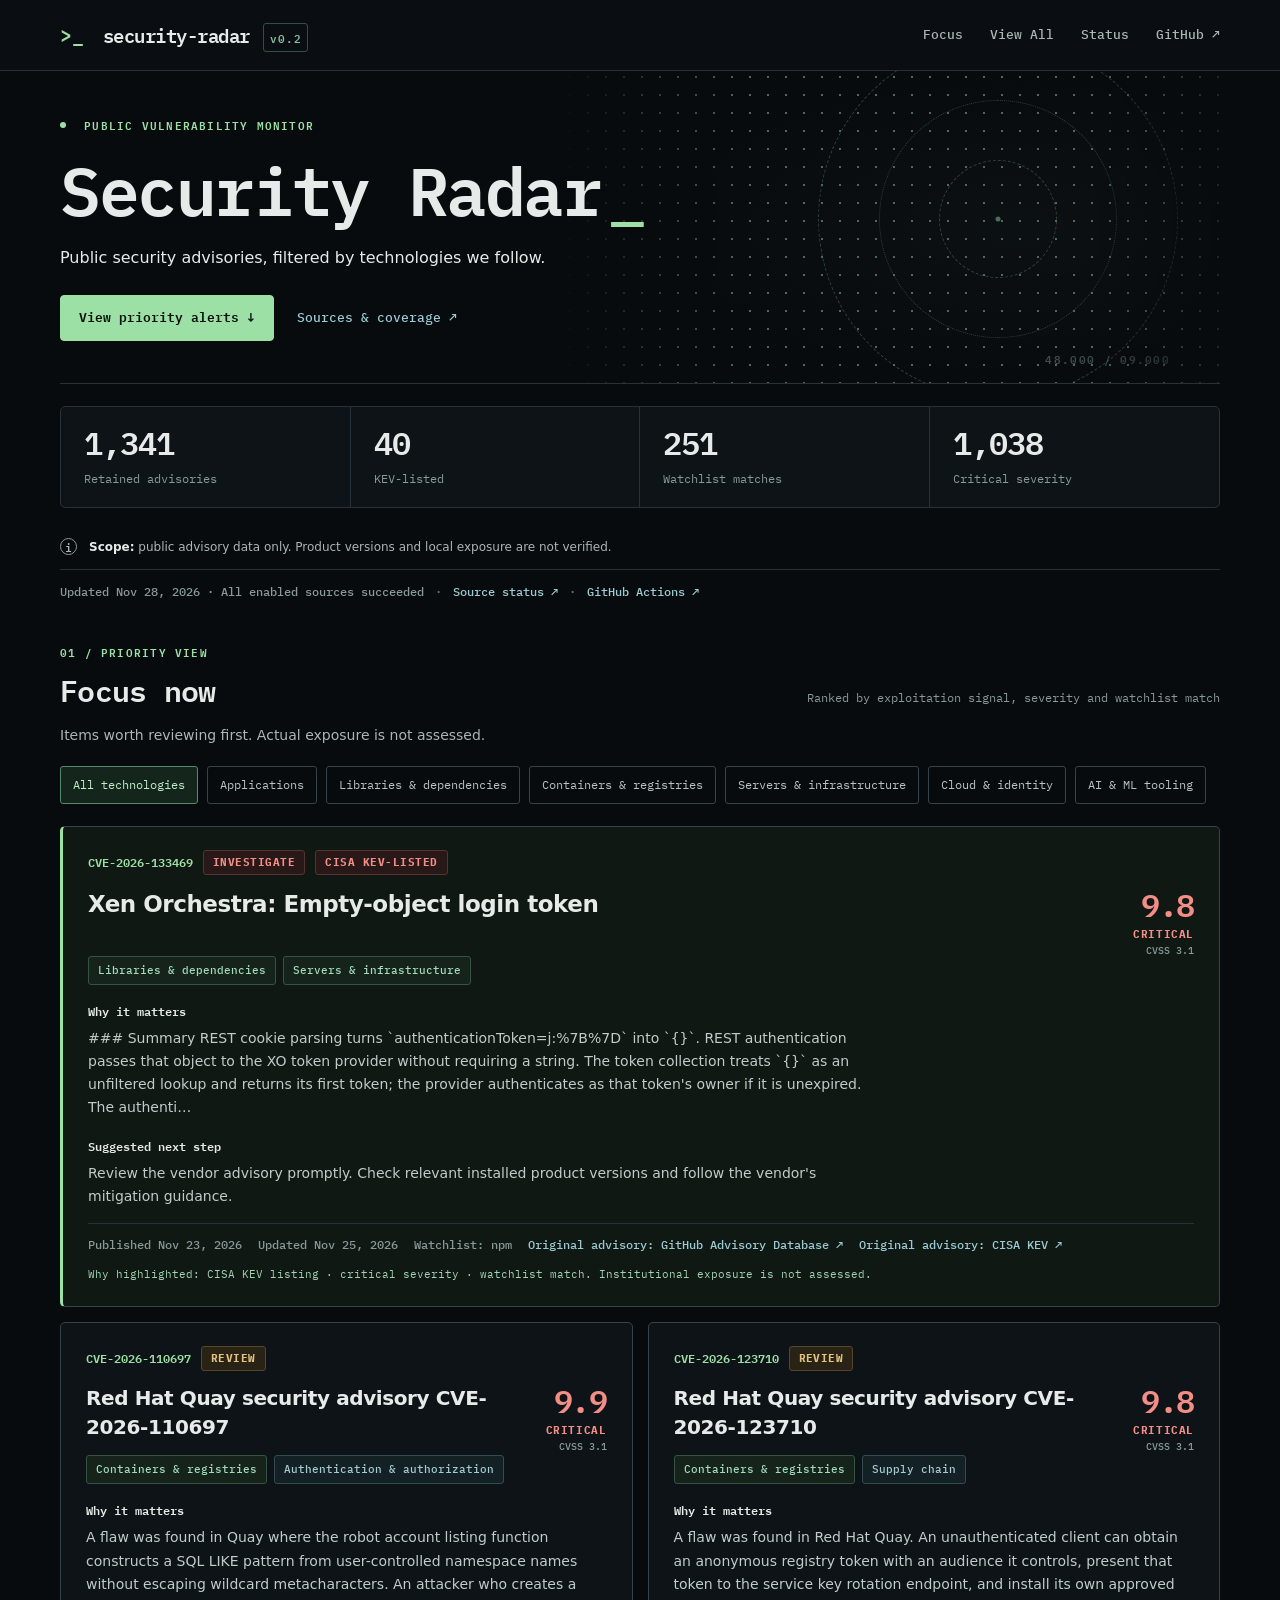
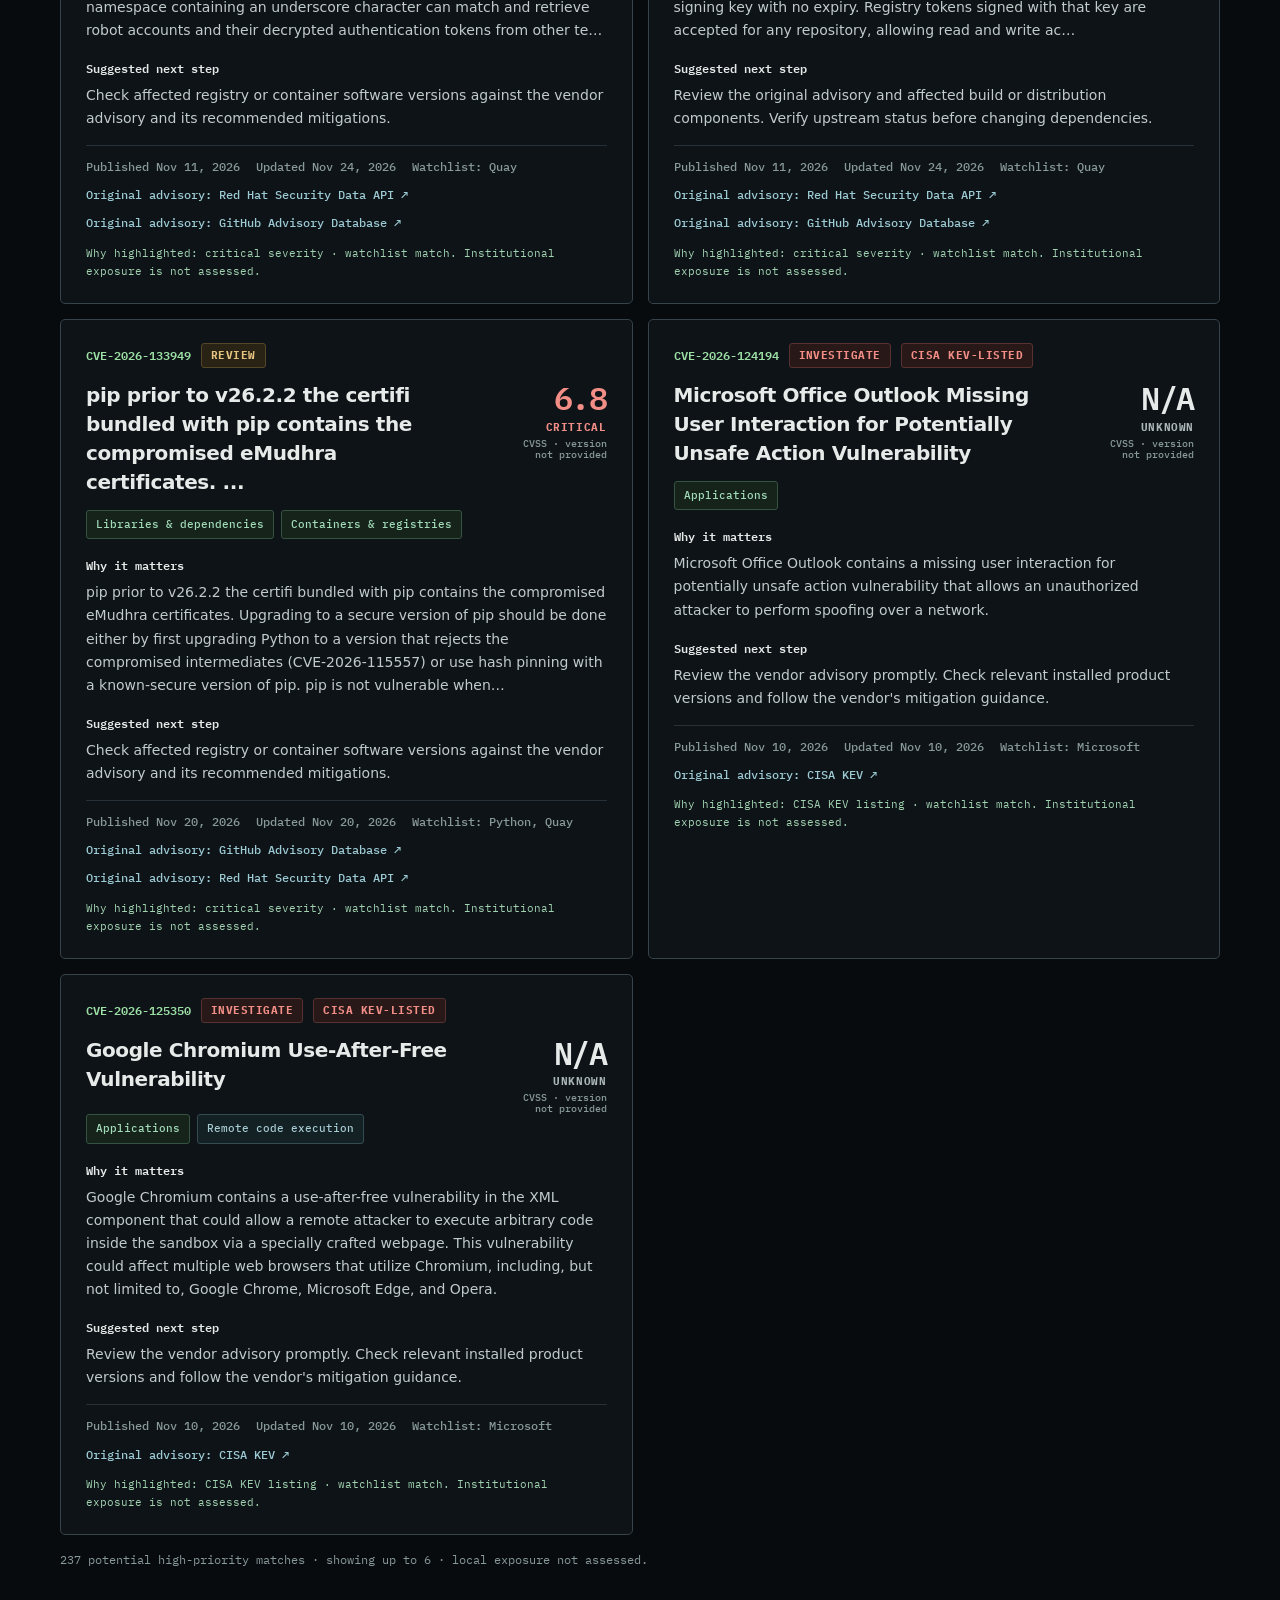
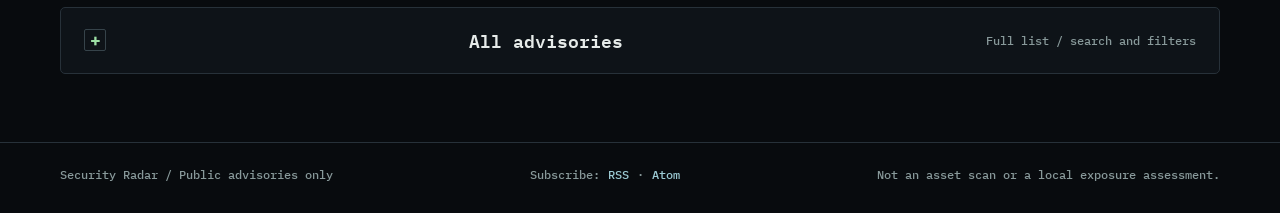
<file: docs/index.html>
<!doctype html>
<html lang="en">
<head>
  <meta charset="utf-8">
  <meta name="viewport" content="width=device-width, initial-scale=1">
  <meta name="color-scheme" content="dark">
  <meta name="description" content="Security Radar: public security advisories, filtered by technology and severity.">
  <title>Security Radar | Public vulnerability monitor</title>
  <link rel="preconnect" href="https://fonts.googleapis.com">
  <link rel="preconnect" href="https://fonts.gstatic.com" crossorigin>
  <link href="https://fonts.googleapis.com/css2?family=IBM+Plex+Mono:wght@400;500;600;700&display=swap" rel="stylesheet">
  <link rel="stylesheet" href="./styles.css?v=20261113-ibm2">
  <link rel="alternate" type="application/rss+xml" title="Security Radar RSS" href="./rss.xml">
  <link rel="alternate" type="application/atom+xml" title="Security Radar Atom" href="./atom.xml">
  <script defer src="./sorting.js"></script>
  <script defer src="./source-filter.js"></script>
  <script defer src="./date-views.js"></script>
  <script defer src="./app.js?v=20261117-date-views"></script>
</head>
<body>
  <header class="topbar">
    <div class="shell nav">
      <a class="brand" href="./" aria-label="Security Radar home"><span class="symbol" aria-hidden="true">&gt;_</span> security-radar<span class="version">v0.2</span></a>
      <nav class="nav-links" aria-label="Site navigation">
        <a href="#focus">Focus</a>
        <a href="#archive">View All</a>
        <a href="./status.html">Status</a>
        <a class="github" href="https://github.com/gu-ma/security-radar" target="_blank" rel="noopener noreferrer">GitHub ↗</a>
      </nav>
    </div>
  </header>
  <main class="shell">
    <section class="hero" aria-labelledby="intro">
      <div class="hero-content">
        <div class="eyebrow"><span class="pulse" aria-hidden="true"></span> PUBLIC VULNERABILITY MONITOR </div>
        <h1 id="intro">Security <span class="title-accent">Radar</span><span class="cursor" aria-hidden="true">_</span></h1>
        <p class="lead">Public security advisories, filtered by technologies we follow.</p>
        <div class="hero-actions">
          <a href="#focus" class="primary">View priority alerts <span aria-hidden="true">↓</span></a>
          <a href="https://github.com/gu-ma/security-radar/blob/main/docs/SOURCES.md" class="secondary">Sources &amp; coverage ↗</a>
        </div>
      </div>
      <div class="hero-art" aria-hidden="true">
        <span class="radar-ring radar-ring-outer"></span>
        <span class="radar-ring radar-ring-middle"></span>
        <span class="radar-ring radar-ring-inner"></span>
        <span class="radar-center"></span>
        <span class="radar-coordinate">48.000 / 09.000</span>
      </div>
    </section>
    <section class="stats" aria-label="Overview">
      <article><div class="metric" id="count-total">--</div><div class="metric-label">Retained advisories</div></article>
      <article><div class="metric" id="count-exploited">--</div><div class="metric-label">KEV-listed</div></article>
      <article><div class="metric" id="count-matched">--</div><div class="metric-label">Watchlist matches</div></article>
      <article><div class="metric" id="count-critical">--</div><div class="metric-label">Critical severity</div></article>
    </section>
    <section class="notice" role="note">
      <span class="notice-icon" aria-hidden="true">i</span>
      <p><strong>Scope:</strong> public advisory data only. Product versions and local exposure are not verified.</p>
    </section>
    <section class="status-row" aria-live="polite"><span id="sync-status">Loading published data…</span><span class="sep">·</span><a href="./status.html">Source status ↗</a><span class="sep">·</span><a href="https://github.com/gu-ma/security-radar/actions/workflows/monitor.yml" target="_blank" rel="noopener noreferrer">GitHub Actions ↗</a></section>
    <section id="focus" class="focus" aria-labelledby="focus-title">
      <div class="section-heading"><div><div class="eyebrow">01 / PRIORITY VIEW</div><h2 id="focus-title">Focus now</h2></div><p class="results">Ranked by exploitation signal, severity and watchlist match</p></div>
      <p class="focus-intro">Items worth reviewing first. Actual exposure is not assessed.</p>
      <nav id="category-tabs" class="category-tabs" aria-label="Filter focus by technology">
        <button type="button" class="category-pill active" data-category="" aria-pressed="true">All technologies</button>
        <button type="button" class="category-pill" data-category="applications" aria-pressed="false">Applications</button>
        <button type="button" class="category-pill" data-category="dependencies" aria-pressed="false">Libraries & dependencies</button>
        <button type="button" class="category-pill" data-category="containers" aria-pressed="false">Containers & registries</button>
        <button type="button" class="category-pill" data-category="infrastructure" aria-pressed="false">Servers & infrastructure</button>
        <button type="button" class="category-pill" data-category="cloud-identity" aria-pressed="false">Cloud & identity</button>
        <button type="button" class="category-pill" data-category="ai-ml" aria-pressed="false">AI & ML tooling</button>
      </nav>
      <div id="spotlight" class="spotlight-list"><div class="empty">Loading priority advisories…</div></div>
      <div id="focus-summary" class="focus-summary" aria-live="polite"></div>
    </section>
    <details id="archive" class="archive">
      <summary class="archive-toggle"><span>All advisories</span><span class="archive-hint">Full list / search and filters</span></summary>
      <section id="findings" class="findings" aria-labelledby="findings-title">
      <div class="section-heading"><div><div class="eyebrow">02 / ARCHIVE</div><h2 id="findings-title">Browse records</h2></div><p id="result-count" class="results" aria-live="polite"></p></div>
      <div class="filters">
        <label class="searchbox"><span class="sr-only">Search advisories</span><span aria-hidden="true">⌕</span><input id="query" type="search" placeholder="Search CVE, product or keyword…" autocomplete="off"></label>
        <label class="dropdown"><span class="sr-only">Choose publication or update timeline</span><select id="activity"><option value="">All advisories</option><option value="published-7">Newly published / 7 days</option><option value="published-30">Newly published / 30 days</option><option value="updated-7">Older, updated / 7 days</option><option value="updated-30">Older, updated / 30 days</option></select></label>
        <label class="dropdown"><span class="sr-only">Filter by advisory source</span><select id="source"><option value="">All sources</option><option value="cisa_kev">CISA KEV</option><option value="github_advisories">GitHub Advisories</option><option value="nist_nvd">NIST NVD</option><option value="redhat_quay">Red Hat Security Data</option></select></label>
        <label class="dropdown"><span class="sr-only">Filter by technology category</span><select id="category"><option value="">All technologies</option><option value="applications">Applications</option><option value="dependencies">Libraries & dependencies</option><option value="containers">Containers & registries</option><option value="infrastructure">Servers & infrastructure</option><option value="cloud-identity">Cloud & identity</option><option value="ai-ml">AI & ML tooling</option><option value="unclassified">Unclassified</option></select></label>
        <label class="dropdown"><span class="sr-only">Filter by security topic</span><select id="topic"><option value="">All security topics</option><option>Supply chain</option><option>Remote code execution</option><option>Privilege escalation</option><option>Authentication & authorization</option><option>Data exposure</option><option>Denial of service</option></select></label>
        <label class="dropdown"><span class="sr-only">Filter by priority</span><select id="priority"><option value="">All priorities</option><option value="investigate">Investigate</option><option value="review">Review</option><option value="information">Information</option></select></label>
        <label class="dropdown"><span class="sr-only">Filter by severity</span><select id="severity"><option value="">All severities</option><option value="critical">Critical</option><option value="high">High</option><option value="medium">Medium</option><option value="low">Low</option><option value="unknown">Unknown</option></select></label>
        <label class="dropdown"><span class="sr-only">Filter by exploited</span><select id="exploited"><option value="">All exploitation statuses</option><option value="yes">CISA KEV listed</option><option value="no">Not KEV listed</option></select></label>
        <label class="dropdown sort-field"><span class="sr-only">Sort advisories</span><select id="sort"><option value="attention">Priority / relevance</option><option value="cvss-desc">CVSS: highest first</option><option value="cvss-asc">CVSS: lowest first</option><option value="severity-desc">Severity: critical first</option><option value="published-desc">Published: newest first</option><option value="published-asc">Published: oldest first</option><option value="updated-desc">Updated: newest first</option><option value="updated-asc">Updated: oldest first</option></select></label>
      </div>
      <p id="activity-context" class="archive-filter-note" aria-live="polite">Publication is the original disclosure date. Update is the latest source revision.</p>
      <div id="list" class="advisory-list"><div class="empty">Loading advisories…</div></div>
      <button id="more" class="load-more" type="button" hidden>Show more</button>
    </section>
    </details>
  </main>
  <footer class="footer"><div class="shell"><span>Security Radar / Public advisories only</span><span class="footer-feeds">Subscribe: <a href="./rss.xml">RSS</a> · <a href="./atom.xml">Atom</a></span><span>Not an asset scan or a local exposure assessment.</span></div></footer>
</body>
</html>
</file>
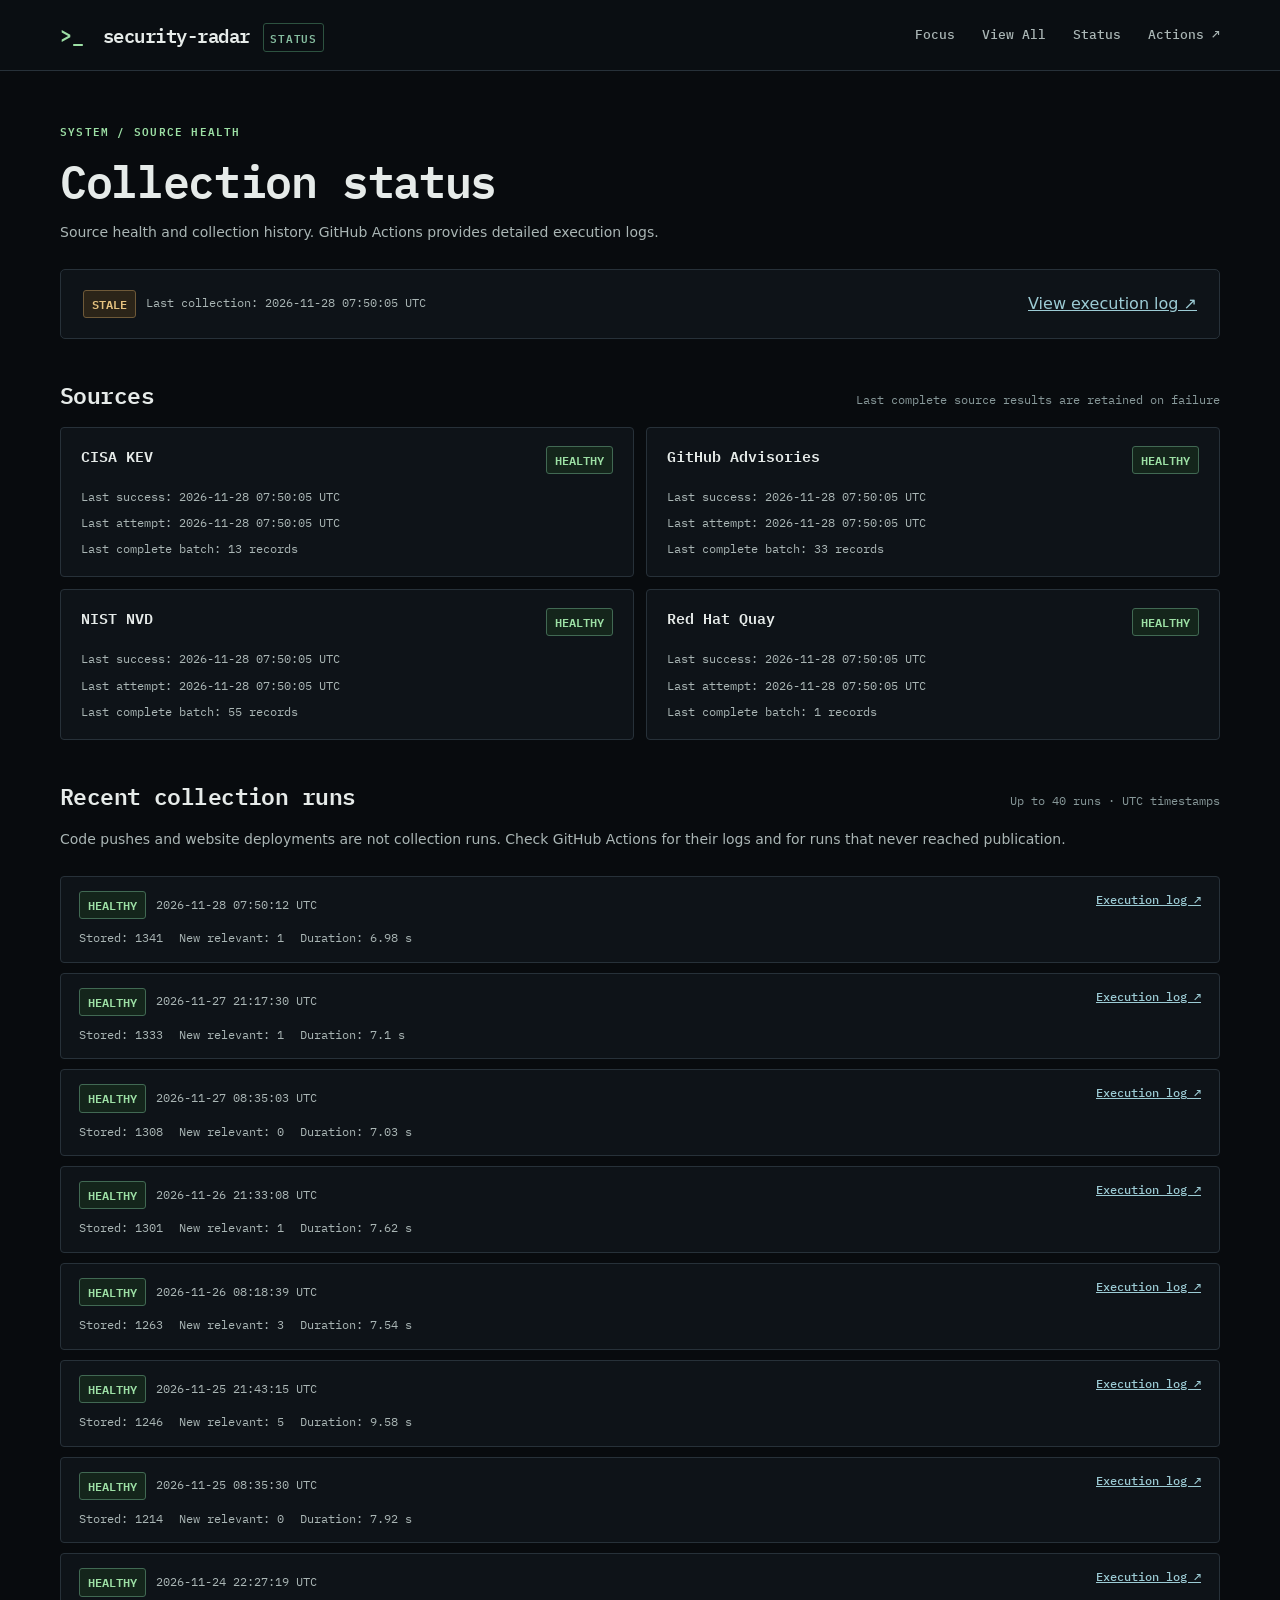
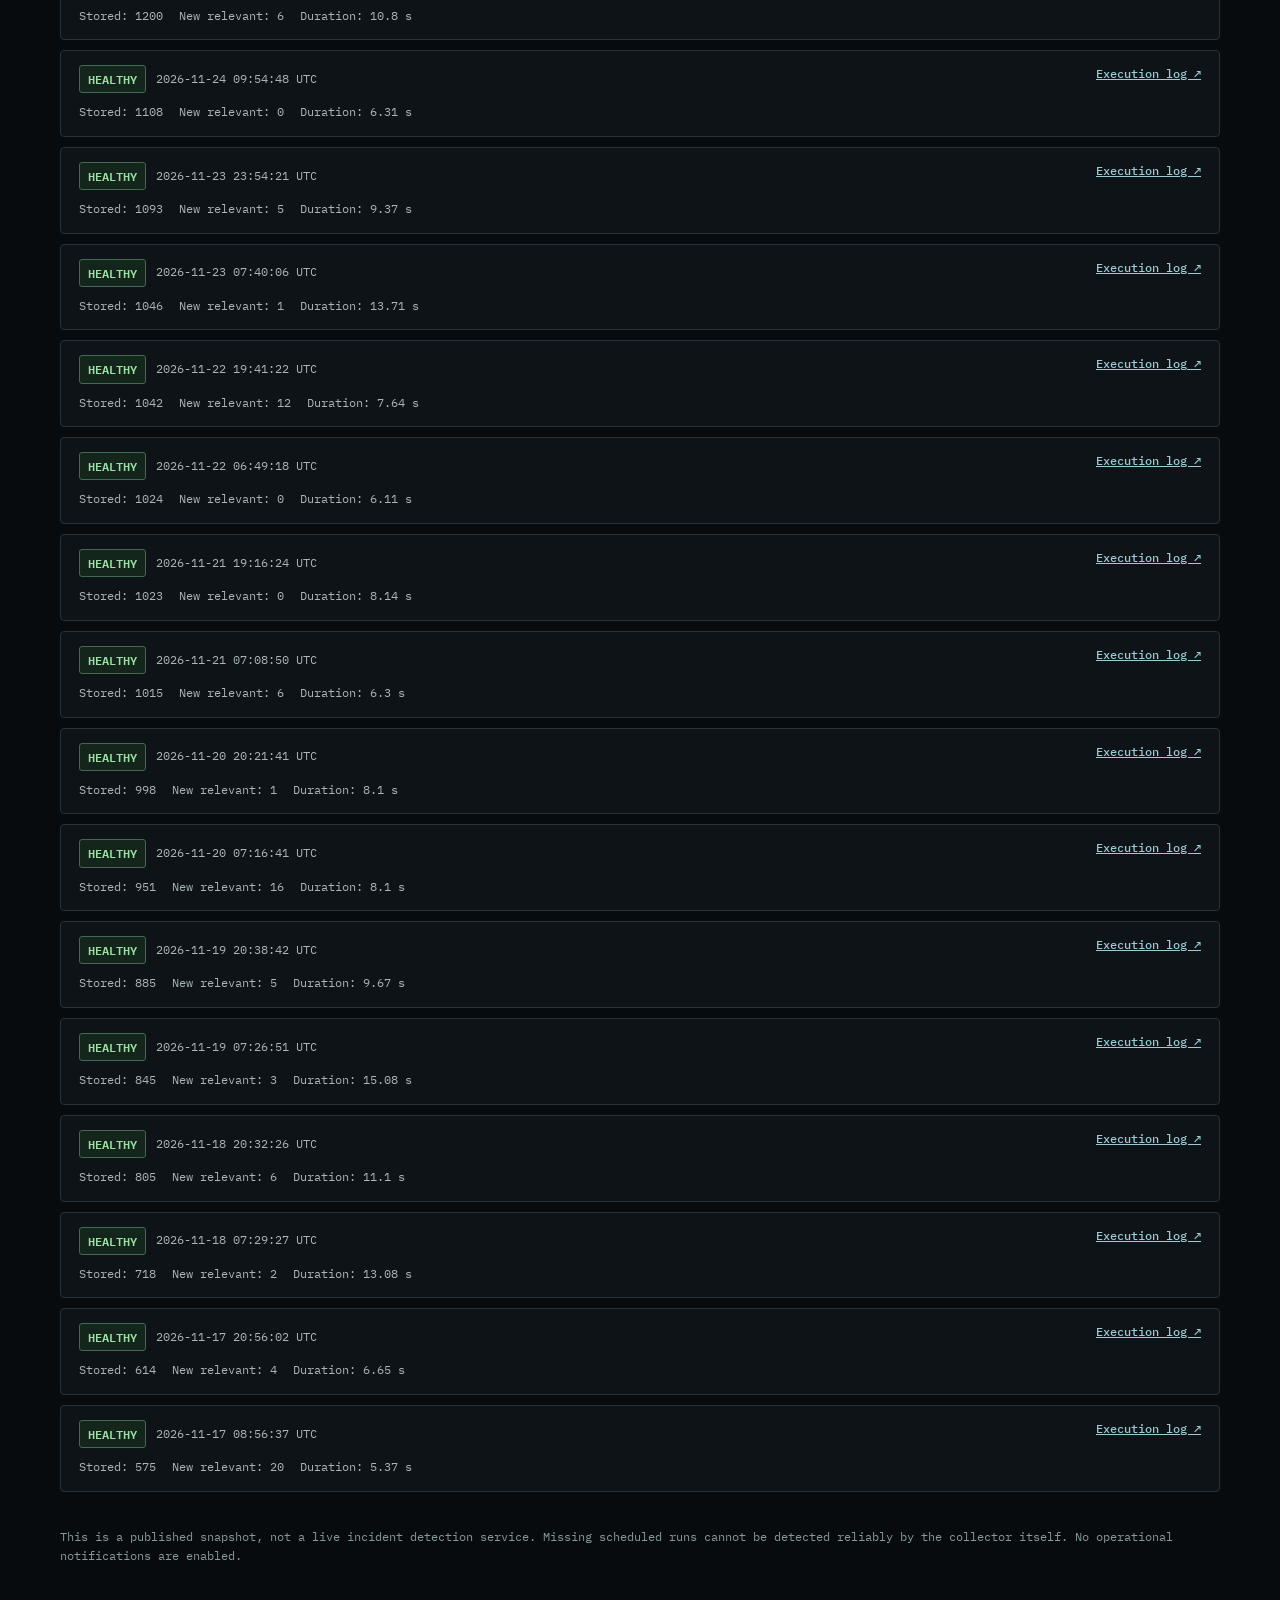
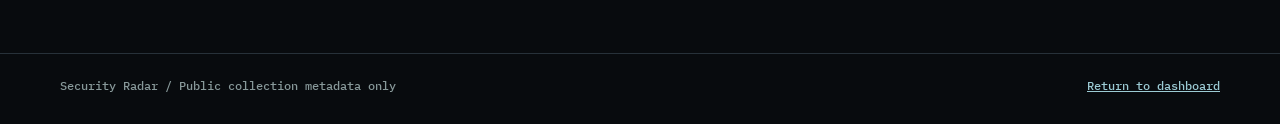
<file: docs/status.html>
<!doctype html>
<html lang="en">
<head>
  <meta charset="utf-8">
  <meta name="viewport" content="width=device-width, initial-scale=1">
  <meta name="color-scheme" content="dark">
  <meta name="description" content="Security Radar source health and recent collection history.">
  <title>Status | Security Radar</title>
  <link rel="preconnect" href="https://fonts.googleapis.com">
  <link rel="preconnect" href="https://fonts.gstatic.com" crossorigin>
  <link href="https://fonts.googleapis.com/css2?family=IBM+Plex+Mono:wght@400;500;600;700&display=swap" rel="stylesheet">
  <link rel="stylesheet" href="./styles.css?v=20261117-status1">
  <link rel="stylesheet" href="./status.css">
  <script defer src="./status.js"></script>
</head>
<body>
  <header class="topbar">
    <div class="shell nav">
      <a class="brand" href="./" aria-label="Security Radar home"><span class="symbol" aria-hidden="true">&gt;_</span> security-radar<span class="version">STATUS</span></a>
      <nav class="nav-links" aria-label="Site navigation">
        <a href="./#focus">Focus</a>
        <a href="./#archive">View All</a>
        <a href="./status.html" aria-current="page">Status</a>
        <a class="github" href="https://github.com/gu-ma/security-radar/actions/workflows/monitor.yml" target="_blank" rel="noopener noreferrer">Actions ↗</a>
      </nav>
    </div>
  </header>
  <main class="shell status-main">
    <div class="eyebrow">SYSTEM / SOURCE HEALTH</div>
    <h1>Collection status</h1>
    <p class="status-intro">Source health and collection history. GitHub Actions provides detailed execution logs.</p>
    <div class="status-overview" id="health-overview" aria-live="polite">Loading collection status...</div>
    <section aria-labelledby="sources-title" class="status-section">
      <div class="status-heading"><h2 id="sources-title">Sources</h2><span class="status-hint">Last complete source results are retained on failure</span></div>
      <div id="health-sources" class="health-sources" aria-live="polite"></div>
    </section>
    <section aria-labelledby="history-title" class="status-section">
      <div class="status-heading"><h2 id="history-title">Recent collection runs</h2><span class="status-hint">Up to 40 runs · UTC timestamps</span></div>
      <p class="status-intro">Code pushes and website deployments are not collection runs. Check GitHub Actions for their logs and for runs that never reached publication.</p>
      <div id="health-history" class="health-history" aria-live="polite"></div>
    </section>
    <p class="status-small">This is a published snapshot, not a live incident detection service. Missing scheduled runs cannot be detected reliably by the collector itself. No operational notifications are enabled.</p>
  </main>
  <footer class="footer"><div class="shell"><span>Security Radar / Public collection metadata only</span><a href="./">Return to dashboard</a></div></footer>
</body>
</html>
</file>
<file: docs/styles.css>
/* Security Radar / terminal console skin
   Type: IBM Plex Mono for identity and controls, system sans for long reading.
   Palette: near-black, graphite, muted phosphor green, cyan, amber and red.
   Visuals: CSS only. No images, canvas, JS effects, or decorative dependencies. */
:root {
  color-scheme: dark;
  --bg: #080b0e;
  --surface: #0e1318;
  --surface-raised: #121920;
  --surface-hover: #172129;
  --border: #273139;
  --border-strong: #36434a;
  --text: #e6ebe9;
  --muted: #aab6b5;
  --dim: #88999a;
  --green: #9de0a5;
  --cyan: #9ccbd4;
  --amber: #e5c27f;
  --red: #f28e86;
  --mono: "IBM Plex Mono", ui-monospace, SFMono-Regular, Menlo, Consolas, monospace;
  --sans: Inter, ui-sans-serif, system-ui, -apple-system, BlinkMacSystemFont, "Segoe UI", sans-serif;
}
* { box-sizing: border-box; }
html { scroll-behavior: smooth; scroll-padding-top: 28px; }
body {
  margin: 0;
  background: var(--bg);
  color: var(--text);
  font-family: var(--sans);
  line-height: 1.58;
  -webkit-font-smoothing: antialiased;
}
button, input, select { font: inherit; }
a { color: var(--cyan); }
a:hover { color: #d6edf0; }
a:focus-visible, button:focus-visible, input:focus-visible,
select:focus-visible, summary:focus-visible {
  outline: 2px solid var(--green);
  outline-offset: 3px;
}
.shell { width: min(1160px, calc(100% - 64px)); margin-inline: auto; }
.topbar {
  border-bottom: 1px solid var(--border);
  background: #0a0e12;
}
.nav { display: flex; align-items: center; justify-content: space-between; gap: 24px; min-height: 70px; }
.brand {
  color: var(--text); text-decoration: none; font: 600 19px/1.2 var(--mono);
  letter-spacing: -.025em; white-space: nowrap;
}
.brand:hover { color: var(--green); }
.brand .symbol { color: var(--green); font-size: 20px; margin-right: 9px; vertical-align: 1px; }
.version {
  font: 600 11px/1 var(--mono); letter-spacing: .08em;
  color: #86bda0; margin-left: 13px; border: 1px solid #2d5240;
  border-radius: 3px; padding: 4px 6px;
}
.nav-links { display: flex; align-items: center; gap: 27px; }
.nav-links a {
  text-decoration: none; color: var(--muted); font: 500 13px/1.4 var(--mono);
}
.nav-links a:hover { color: var(--green); }
.hero {
  position: relative; isolation: isolate; min-height: 264px;
  border-bottom: 1px solid var(--border);
  padding: 46px 0 42px; overflow: hidden;
  display: flex; align-items: center;
}
.hero-content { position: relative; z-index: 2; max-width: 730px; }
.eyebrow {
  color: var(--green); font: 600 11px/1.5 var(--mono);
  letter-spacing: .11em; text-transform: uppercase;
}
.pulse { width: 6px; height: 6px; display: inline-block; background: var(--green); margin-right: 10px; vertical-align: 2px; border-radius: 50%; }
.hero-label { color: var(--dim); margin-left: 6px; }
h1, h2, h3, .metric, .archive-toggle, .stat-value { font-family: var(--mono); }
.hero h1 {
  font-size: clamp(46px, 5.4vw, 68px); line-height: 1.15;
  letter-spacing: -.035em; margin: 16px 0 15px; font-weight: 600;
}
.title-accent { color: var(--text); }
.cursor { color: var(--green); font-weight: 400; margin-left: 6px; }
.lead { font-size: 16px; line-height: 1.65; color: var(--text); margin: 0; max-width: 680px; }
.hero-note { margin: 7px 0 0; color: var(--muted); font-size: 13px; }
.hero-actions { display: flex; flex-wrap: wrap; align-items: center; gap: 23px; margin-top: 24px; }
.primary {
  text-decoration: none; color: #07100a; background: var(--green);
  border: 1px solid var(--green); border-radius: 4px;
  font: 600 13px/1.35 var(--mono); padding: 13px 18px;
}
.primary:hover { background: #c2efc5; border-color: #c2efc5; color: #07100a; }
.secondary { text-decoration: none; color: var(--cyan); font: 500 13px/1.5 var(--mono); }
.secondary:hover { color: #d2edf2; }
.hero-art {
  position: absolute; z-index: 0; inset: -40px -5% -40px 43%;
  pointer-events: none; opacity: .46;
  background:
    radial-gradient(circle, #a6d7bd 0 .75px, transparent .95px) 2px 1px / 18px 18px,
    radial-gradient(ellipse at 64% 50%, rgba(126, 175, 146, .075), transparent 62%);
  -webkit-mask-image: linear-gradient(to right, transparent 0%, #000 26%, #000 74%, transparent 100%);
  mask-image: linear-gradient(to right, transparent 0%, #000 26%, #000 74%, transparent 100%);
}
.radar-ring {
  position: absolute; display: block; aspect-ratio: 1; border-radius: 50%;
  border: 1px dashed rgba(157, 224, 165, .55);
  left: 61%; top: 48%; transform: translate(-50%, -50%);
}
.radar-ring-outer { width: 360px; }
.radar-ring-middle { width: 238px; border-style: dotted; }
.radar-ring-inner { width: 118px; border-style: dashed; }
.radar-center { position: absolute; left: 61%; top: 48%; width: 5px; height: 5px; border-radius: 50%; background: var(--green); transform: translate(-50%, -50%); }
.radar-coordinate {
  position: absolute; right: 15%; bottom: 15%;
  font: 600 11px/1 var(--mono); letter-spacing: .12em; color: rgba(190,226,203,.65);
}
.stats {
  display: grid; grid-template-columns: repeat(4, minmax(0, 1fr));
  border: 1px solid var(--border); border-radius: 5px;
  background: var(--surface); overflow: hidden; margin-top: 22px;
}
.stats article { padding: 19px 23px; border-right: 1px solid var(--border); min-width: 0; }
.stats article:last-child { border-right: 0; }
.metric { font-size: 32px; font-weight: 600; letter-spacing: -.03em; line-height: 1.08; }
.metric-label { color: var(--dim); font: 400 12px/1.5 var(--mono); margin-top: 10px; }
.notice {
  display: flex; gap: 12px; align-items: flex-start; margin-top: 17px;
  padding: 13px 0; background: transparent; border: 0; border-radius: 0;
}
.notice p { margin: 0; color: var(--muted); font-size: 12px; line-height: 1.5; }
.notice strong { color: var(--text); font-weight: 600; }
.notice-icon {
  width: 17px; height: 17px; display: grid; place-items: center; flex: 0 0 auto;
  border: 1px solid var(--dim); border-radius: 50%; color: var(--muted);
  font: 600 11px/1.2 var(--mono);
}
.status-row {
  display: flex; flex-wrap: wrap; gap: 11px; align-items: center;
  padding: 14px 0 0; border-top: 1px solid var(--border);
  color: var(--dim); font: 500 12px/1.4 var(--mono);
}
.status-row a { color: var(--cyan); text-decoration: none; }
.status-row a:hover { text-decoration: underline; }
.sep { color: #697775; }
.focus { padding: 43px 0 38px; }
.section-heading { display: flex; justify-content: space-between; align-items: flex-end; gap: 26px; }
h2 { font-weight: 600; font-size: 30px; line-height: 1.25; letter-spacing: -.025em; margin: 12px 0 0; }
.results { font: 400 12px/1.6 var(--mono); color: var(--dim); margin: 0 0 3px; }
.focus-intro { margin: 14px 0 20px; color: var(--muted); font-size: 14px; line-height: 1.6; }
.category-tabs { display: flex; flex-wrap: wrap; gap: 9px; margin: 17px 0 22px; }
.category-pill {
  border: 1px solid var(--border-strong); border-radius: 3px;
  padding: 8px 12px; background: transparent; color: #b6c3c1;
  font: 400 12px/1.65 var(--mono); cursor: pointer;
}
.category-pill.active { border-color: #56896c; color: #c0edc7; background: #14251b; }
.category-pill:hover { border-color: #689d7e; color: var(--text); background: #14201b; }
.spotlight-list { display: grid; grid-template-columns: repeat(2, minmax(0, 1fr)); gap: 15px; }
.advisory {
  min-width: 0; border: 1px solid var(--border); border-radius: 5px;
  background: var(--surface); padding: 23px 25px; transition: border-color .16s, background .16s;
}
.advisory:hover { background: var(--surface-raised); border-color: #456154; }
.spotlight-list .advisory { background: var(--surface); border-color: var(--border-strong); }
.spotlight-list .advisory:first-child {
  grid-column: 1 / -1; border-left: 3px solid var(--green);
  background: #101813;
}
.spotlight-list h3 { font-size: 20px; font-weight: 600; letter-spacing: -.018em; line-height: 1.45; }
.spotlight-list .advisory:first-child h3 { font-size: 23px; }
.advisory-header { display: flex; align-items: center; gap: 10px; flex-wrap: wrap; margin-bottom: 13px; }
.id { font: 600 12px/1.4 var(--mono); color: var(--green); }
.tag {
  border: 1px solid var(--border-strong); border-radius: 3px;
  padding: 6px 9px; background: #182127; color: #afc2c8;
  text-transform: uppercase; letter-spacing: .045em; font: 700 11px/1 var(--mono);
}
.tag.investigate, .tag.exploited { color: var(--red); background: #291818; border-color: #583231; }
.tag.review { color: var(--amber); background: #292316; border-color: #554628; }
.tag.information { color: var(--cyan); background: #14252a; border-color: #315059; }
.advisory-title-row { display: flex; align-items: flex-start; justify-content: space-between; gap: 22px; }
.advisory-title-row h3 { margin: 0 0 13px; min-width: 0; flex: 1; font-family: var(--sans); font-weight: 600; letter-spacing: -.02em; }
.cvss-box { flex: 0 0 92px; text-align: right; display: flex; align-items: flex-end; flex-direction: column; line-height: 1.06; }
.cvss-number { color: var(--text); font: 600 32px/1.05 var(--mono); letter-spacing: -.045em; font-variant-numeric: tabular-nums; }
.cvss-severity { color: var(--muted); margin-top: 7px; letter-spacing: .055em; font: 700 11px/1 var(--mono); }
.cvss-label { color: var(--dim); margin-top: 5px; font: 500 10px/1.1 var(--mono); }
.cvss-box.critical .cvss-number, .cvss-box.critical .cvss-severity { color: var(--red); }
.cvss-box.high .cvss-number, .cvss-box.high .cvss-severity { color: var(--amber); }
.tag-cloud { display: flex; flex-wrap: wrap; gap: 7px; margin: 0 0 15px; }
.category-tag, .topic-tag { font: 500 11px/1.4 var(--mono); padding: 6px 9px; border-radius: 3px; }
.category-tag { color: #a3dcb9; border: 1px solid #355341; background: #15231b; }
.topic-tag { color: #a7cbd2; border: 1px solid #344c51; background: #132125; }
.advisory .description, .advisory p {
  font-family: var(--sans); font-size: 14px; line-height: 1.65; color: #c1cbca; margin: 0 0 13px;
}
.advisory .description { white-space: pre-line; }
.card-subtitle { font: 600 12px/1.5 var(--mono); color: var(--text); margin: 17px 0 7px; }
.metadata {
  display: flex; gap: 12px 16px; flex-wrap: wrap; padding-top: 13px; margin-top: 15px;
  border-top: 1px solid var(--border); color: var(--dim);
  font: 500 12px/1.35 var(--mono);
}
.metadata a { color: var(--cyan); text-decoration: none; }
.metadata a:hover { text-decoration: underline; }
.spotlight-reason {
  color: #a2d3b1 !important; font: 400 11px/1.65 var(--mono) !important;
  margin-top: 12px !important; margin-bottom: 0 !important;
}
.focus-summary { color: var(--dim); font: 400 12px/1.6 var(--mono); margin: 15px 0 0; }
.archive { margin-bottom: 68px; border: 1px solid var(--border); border-radius: 5px; background: var(--surface); }
.archive-toggle {
  cursor: pointer; list-style: none; display: flex; flex-wrap: wrap; gap: 13px;
  justify-content: space-between; align-items: center; padding: 20px 23px;
  color: var(--text); font: 600 18px/1.35 var(--mono);
}
.archive-toggle::-webkit-details-marker { display: none; }
.archive-toggle::before {
  content: "+"; display: grid; place-items: center; width: 20px; height: 20px;
  border: 1px solid var(--border-strong); border-radius: 2px;
  color: var(--green); flex: 0 0 20px; font: 700 18px/1 var(--mono);
}
.archive[open] .archive-toggle::before { content: "−"; }
.archive-toggle:hover { background: var(--surface-hover); }
.archive-hint { color: var(--dim); font: 500 12px/1.3 var(--mono); }
.archive[open] .archive-toggle { border-bottom: 1px solid var(--border); }
.archive .findings { padding: 27px 24px; }
.findings { padding: 25px 0; }
.archive .filters { display: grid; grid-template-columns: repeat(6, minmax(0, 1fr)); gap: 10px; margin: 21px 0 20px; }
.archive .filters .searchbox { grid-column: 1 / -1; }
input, select {
  width: 100%; min-width: 0; font: 500 13px/1.4 var(--mono);
  color: var(--text); background: #0d1418; border: 1px solid var(--border-strong);
  border-radius: 3px; padding: 10px 11px;
}
select { cursor: pointer; }
input::placeholder { color: #829291; opacity: 1; }
.searchbox { display: flex; position: relative; }
.searchbox > span:not(.sr-only) { position: absolute; left: 12px; top: 8px; font-size: 20px; color: var(--dim); }
.searchbox input { padding-left: 36px; }
.advisory-list { display: grid; gap: 12px; }
.empty { padding: 26px 18px; border: 1px dashed var(--border-strong); border-radius: 4px; color: var(--muted); text-align: center; font-size: 13px; }
.load-more {
  display: block; margin: 20px auto 0; padding: 10px 18px;
  cursor: pointer; background: #16241b; color: var(--green);
  border: 1px solid #3b684b; border-radius: 3px; font: 700 13px/1 var(--mono);
}
.load-more:hover { background: #1b3524; }
.footer { border-top: 1px solid var(--border); padding: 23px 0 29px; color: var(--dim); font: 500 12px/1.5 var(--mono); }
.footer .shell { display: flex; justify-content: space-between; gap: 20px; }
.sr-only { position: absolute; width: 1px; height: 1px; padding: 0; margin: -1px; overflow: hidden; clip: rect(0,0,0,0); white-space: nowrap; border: 0; }
@media (max-width: 900px) {
  .archive .filters { grid-template-columns: repeat(3, minmax(0,1fr)); }
  .section-heading { align-items: flex-start; flex-direction: column; gap: 8px; }
}
@media (max-width: 700px) {
  .shell { width: calc(100% - 34px); }
  .hero { padding: 34px 0 29px; min-height: 220px; }
  .hero-art { opacity: .2; left: 25%; }
  .hero-content { max-width: 100%; }
  .hero h1 { font-size: clamp(40px, 10vw, 59px); }
  .lead { font-size: 14px; }
  .nav { min-height: 59px; }
  .nav-links { gap: 12px; }
  .nav-links a { font-size: 12px; }
  .stats { grid-template-columns: repeat(2,minmax(0,1fr)); }
  .stats article { padding: 14px 16px; }
  .stats article:nth-child(2) { border-right: 0; }
  .stats article:nth-child(-n+2) { border-bottom: 1px solid var(--border); }
  .spotlight-list { grid-template-columns: 1fr; }
  .spotlight-list .advisory:first-child { grid-column: auto; }
  .archive .filters { grid-template-columns: repeat(2,minmax(0,1fr)); }
  .archive-hint { font-size: 11px; }
  .footer .shell { flex-direction: column; gap: 5px; }
}
@media (max-width: 440px) {
  .brand { font-size: 18px; }
  .brand .version { display: none; }
  .nav-links a:nth-child(1) { display: none; }
  .hero-label { display: none; }
  .hero-actions { gap: 14px; }
  .advisory { padding: 16px; }
  .advisory-title-row { gap: 10px; }
  .cvss-box { flex-basis: 70px; }
  .cvss-number { font-size: 27px; }
  .archive .filters { grid-template-columns: 1fr; }
}
@media (prefers-reduced-motion: reduce) {
  html { scroll-behavior: auto; }
  .advisory { transition: none; }
}

/* Public feed links and selectable archive order. */
.sort-field { position: relative; }
.sort-field select { border-color: #466456; background: #132019; color: #c4ecc9; }
.footer-feeds { display: inline-flex; gap: 8px; }
.footer-feeds a { color: var(--cyan); text-decoration: none; }
.footer-feeds a:hover { text-decoration: underline; }
@media (max-width: 440px) {
  .nav-links { gap: 10px; }
  .nav-links a { font-size: 11px; }
}

/* Comfortable reading width in expanded investigations. */
.spotlight-list .advisory:first-child .description { max-width: 88ch; }
@media (max-width: 700px) {
  .hero { padding: 37px 0 33px; min-height: 235px; }
  .hero h1 { font-size: clamp(40px, 9vw, 57px); line-height: 1.16; }
  .focus { padding: 39px 0 35px; }
  .spotlight-list { gap: 13px; }
  .advisory { padding: 21px 20px; }
  .stats article { padding: 17px 17px; }
  .category-tabs { gap: 8px; margin-bottom: 22px; }
  .category-pill { padding: 9px 11px; }
  .archive .findings { padding: 25px 20px; }
}
@media (max-width: 440px) {
  .advisory { padding: 20px 18px; }
  .advisory-title-row { gap: 12px; }
  .cvss-box { flex-basis: 72px; }
  .spotlight-list .advisory:first-child h3 { font-size: 21px; }
}

/* Distinguish initial publication from subsequent advisory maintenance. */
.archive-filter-note { font: 400 12px/1.6 var(--mono); color: var(--dim); margin: -4px 0 17px; }
.tag.older-update { color: var(--cyan); background: #132329; border-color: #2d4851; }
</file>
<file: docs/status.css>
/* Status overview, source cards, and bounded run history */
.status-main { padding: 52px 0 76px; }
.status-main h1 { font: 600 clamp(30px, 4.4vw, 45px)/1.2 var(--mono); margin: 13px 0 14px; letter-spacing: -.03em; }
.status-intro { color: var(--muted); font-size: 14px; line-height: 1.65; margin: 0 0 25px; }
.status-overview { display: flex; align-items: center; justify-content: space-between; gap: 20px; padding: 20px 22px; background: var(--surface); border: 1px solid var(--border); border-radius: 5px; }
.status-overview-text { display: flex; gap: 10px; flex-wrap: wrap; align-items: center; }
.status-badge { display: inline-block; border-radius: 3px; font: 600 12px/1.35 var(--mono); padding: 5px 8px; border: 1px solid var(--border-strong); color: var(--muted); }
.status-badge.healthy { color: var(--green); border-color: #416953; background: #14251b; }
.status-badge.degraded, .status-badge.stale { color: var(--amber); border-color: #6e5938; background: #2b2418; }
.status-badge.failed { color: var(--red); border-color: #6c3c39; background: #2c1818; }
.status-muted { color: var(--muted); font: 400 12px/1.55 var(--mono); }
.status-section { margin-top: 42px; }
.status-heading { display: flex; justify-content: space-between; align-items: baseline; flex-wrap: wrap; gap: 10px; margin-bottom: 17px; }
.status-heading h2 { font-size: 23px; margin: 0; }
.status-hint, .status-small { color: var(--dim); font: 400 12px/1.6 var(--mono); }
.status-small { margin-top: 35px; }
.health-sources { display: grid; grid-template-columns: repeat(2, minmax(0,1fr)); gap: 12px; }
.health-source, .health-run { min-width: 0; background: var(--surface); border: 1px solid var(--border); border-radius: 4px; padding: 18px 20px; }
.health-card-top, .health-run-top { display: flex; align-items: flex-start; justify-content: space-between; gap: 12px; }
.health-card-title { font: 600 15px/1.4 var(--mono); }
.health-details { display: grid; gap: 7px; margin-top: 13px; }
.health-details p, .health-error { margin: 0; font: 400 12px/1.6 var(--mono); overflow-wrap: anywhere; color: var(--muted); }
.health-error { color: var(--amber); margin-top: 11px; border-top: 1px solid var(--border); padding-top: 10px; }
.health-history { display: grid; gap: 10px; }
.health-run { padding: 14px 18px; }
.health-run-info { display: flex; flex-wrap: wrap; align-items: center; gap: 8px 16px; margin-top: 10px; }
.health-run a, .health-source a { color: var(--cyan); font: 500 12px/1.5 var(--mono); }
.status-empty { padding: 23px; border: 1px dashed var(--border-strong); color: var(--muted); font: 400 13px/1.6 var(--mono); }
@media (max-width: 720px) {
 .status-main { padding: 38px 0 56px; }
 .health-sources { grid-template-columns: 1fr; }
 .status-overview { align-items: flex-start; flex-direction: column; }
}
</file>
